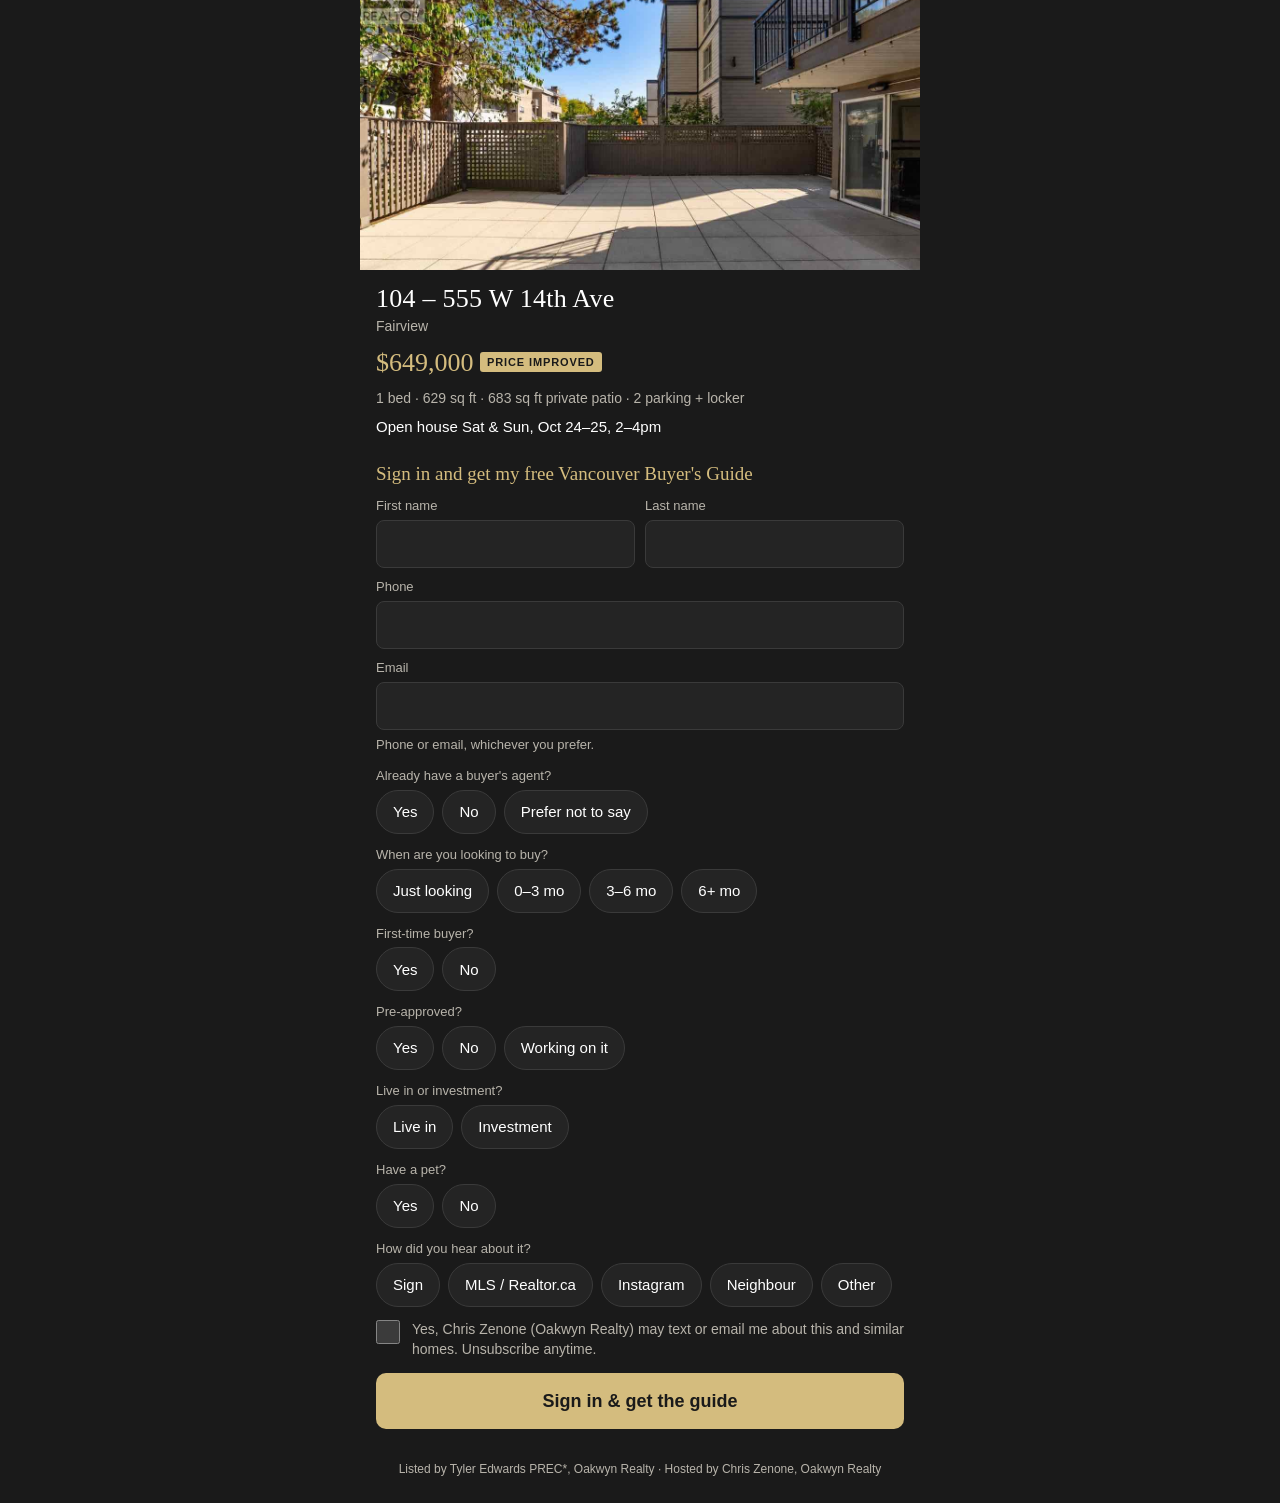
<file: index.html>
<!doctype html>
<html lang="en">
<head>
<meta charset="utf-8">
<meta name="robots" content="noindex">
<meta http-equiv="refresh" content="0; url=oh/104-555-w14/">
<title>Open House</title>
<style>body{background:#1a1a1a;color:#fff;font-family:-apple-system,Arial,sans-serif;padding:16px}a{color:#d4bc7e}</style>
</head>
<body><p><a href="oh/104-555-w14/">Open house sign-in</a></p></body>
</html>
</file>
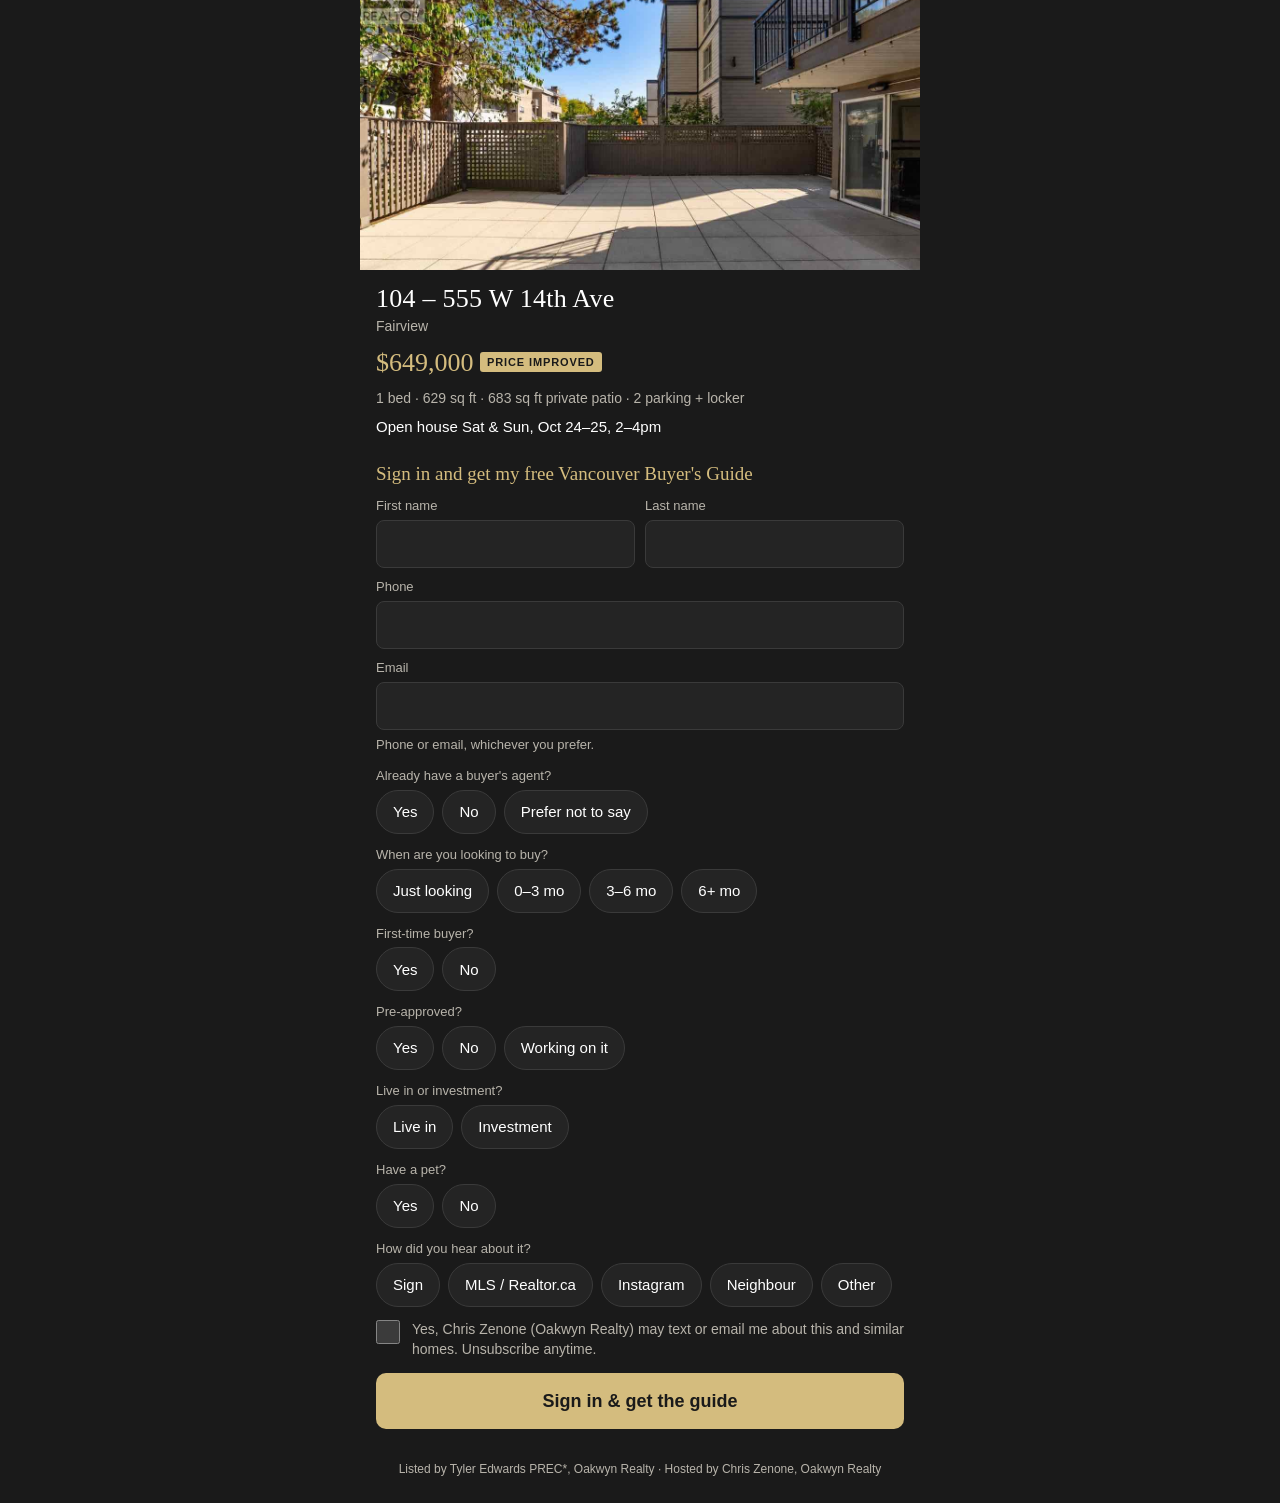
<file: oh/104-555-w14/index.html>
<!doctype html>
<html lang="en">
<head>
<meta charset="utf-8">
<meta name="viewport" content="width=device-width, initial-scale=1, viewport-fit=cover">
<meta name="theme-color" content="#1a1a1a">
<meta name="robots" content="noindex">
<title>Open House Sign-In</title>
<link rel="preload" as="image" href="patio.jpg">
<link rel="stylesheet" href="../../assets/style.css">
<script src="config.js"></script>
</head>
<body>

<main id="signin">
  <header class="hero">
    <div class="hero-img"><img id="hero-img" alt="" fetchpriority="high"><span id="staged" class="staged" hidden>Virtually staged</span></div>
    <div class="hero-text">
      <h1 id="address"></h1>
      <p class="area" id="area"></p>
      <p class="price"><span id="price"></span> <span id="price-tag" class="tag"></span></p>
      <p class="facts" id="facts"></p>
      <p class="when" id="when"></p>
    </div>
  </header>

  <form id="form" novalidate autocomplete="on">
    <p class="lead-in">Sign in and get my free Vancouver Buyer's Guide</p>

    <div class="row2">
      <label class="field"><span>First name</span><input id="first" name="given-name" autocomplete="given-name" required maxlength="40"></label>
      <label class="field"><span>Last name</span><input id="last" name="family-name" autocomplete="family-name" maxlength="40"></label>
    </div>
    <label class="field"><span>Phone</span><input id="phone" type="tel" name="tel" autocomplete="tel" inputmode="tel" maxlength="30"></label>
    <label class="field"><span>Email</span><input id="email" type="email" name="email" autocomplete="email" inputmode="email" maxlength="120"></label>
    <p class="hint">Phone or email, whichever you prefer.</p>

    <fieldset class="chips" data-name="agent"><legend>Already have a buyer's agent?</legend>
      <label><input type="radio" name="agent" value="yes"><span>Yes</span></label>
      <label><input type="radio" name="agent" value="no"><span>No</span></label>
      <label><input type="radio" name="agent" value="prefer not to say"><span>Prefer not to say</span></label>
    </fieldset>
    <label class="field" id="agent-name-wrap" hidden><span>Agent's name</span><input id="agent-name" maxlength="60"></label>

    <fieldset class="chips" data-name="timeline"><legend>When are you looking to buy?</legend>
      <label><input type="radio" name="timeline" value="looking"><span>Just looking</span></label>
      <label><input type="radio" name="timeline" value="0-3"><span>0–3 mo</span></label>
      <label><input type="radio" name="timeline" value="3-6"><span>3–6 mo</span></label>
      <label><input type="radio" name="timeline" value="6+"><span>6+ mo</span></label>
    </fieldset>

    <fieldset class="chips" data-name="firstTime"><legend>First-time buyer?</legend>
      <label><input type="radio" name="firstTime" value="yes"><span>Yes</span></label>
      <label><input type="radio" name="firstTime" value="no"><span>No</span></label>
    </fieldset>

    <fieldset class="chips" data-name="preApproved"><legend>Pre-approved?</legend>
      <label><input type="radio" name="preApproved" value="yes"><span>Yes</span></label>
      <label><input type="radio" name="preApproved" value="no"><span>No</span></label>
      <label><input type="radio" name="preApproved" value="working on it"><span>Working on it</span></label>
    </fieldset>

    <fieldset class="chips" data-name="use"><legend>Live in or investment?</legend>
      <label><input type="radio" name="use" value="live in"><span>Live in</span></label>
      <label><input type="radio" name="use" value="investment"><span>Investment</span></label>
    </fieldset>

    <fieldset class="chips" data-name="pet"><legend>Have a pet?</legend>
      <label><input type="radio" name="pet" value="yes"><span>Yes</span></label>
      <label><input type="radio" name="pet" value="no"><span>No</span></label>
    </fieldset>

    <fieldset class="chips" data-name="heard"><legend>How did you hear about it?</legend>
      <label><input type="radio" name="heard" value="sign"><span>Sign</span></label>
      <label><input type="radio" name="heard" value="MLS / Realtor.ca"><span>MLS / Realtor.ca</span></label>
      <label><input type="radio" name="heard" value="Instagram"><span>Instagram</span></label>
      <label><input type="radio" name="heard" value="neighbour"><span>Neighbour</span></label>
      <label><input type="radio" name="heard" value="other"><span>Other</span></label>
    </fieldset>

    <!-- Honeypot: people never see this; bots fill it in. -->
    <div class="hp" aria-hidden="true"><label>Company<input id="company" name="company" tabindex="-1" autocomplete="off"></label></div>

    <label class="consent"><input type="checkbox" id="consent"><span id="consent-text"></span></label>

    <p class="err" id="err" role="alert"></p>
    <button class="btn" id="send" type="submit">Sign in &amp; get the guide</button>
  </form>
</main>

<main id="thanks" hidden>
  <h1 class="thanks-title" id="thanks-title" tabindex="-1"></h1>
  <a class="btn" id="guide" target="_blank" rel="noopener">Download your Buyer's Guide</a>

  <section class="card">
    <h2>What it costs to own</h2>
    <p class="note">Estimates only — talk to a mortgage broker</p>
    <dl id="costs"></dl>
  </section>

  <section class="plan">
    <h2>The floor plan</h2>
    <a id="plan-link" target="_blank" rel="noopener"><img id="plan-img" alt="" loading="lazy" width="1600" height="1200"></a>
    <p class="cta-heading" id="cta-heading"></p>
    <a class="btn" id="cta"></a>
  </section>
  <a class="btn btn-ghost" id="sms">Text me for the strata docs</a>
  <button class="btn btn-ghost" id="vcard" type="button">Save my contact</button>
</main>

<footer class="footer" id="footer"></footer>

<script src="../../assets/app.js"></script>
</body>
</html>
</file>
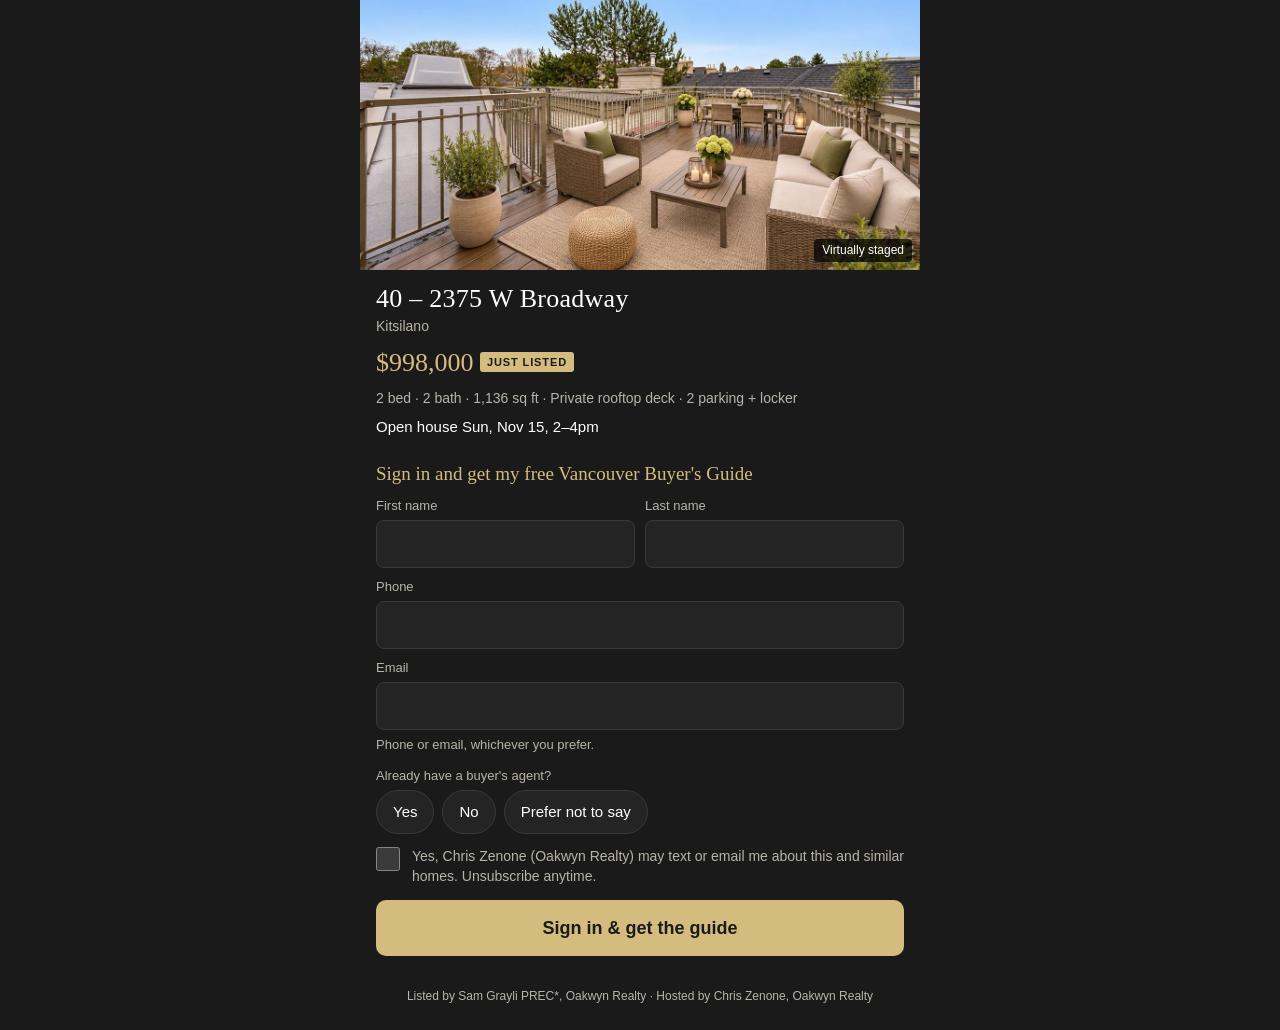
<file: oh/40-2375-w-broadway/index.html>
<!doctype html>
<html lang="en">
<head>
<meta charset="utf-8">
<meta name="viewport" content="width=device-width, initial-scale=1, viewport-fit=cover">
<meta name="theme-color" content="#1a1a1a">
<meta name="robots" content="noindex">
<title>Open House Sign-In</title>
<link rel="preload" as="image" href="photo.jpg">
<link rel="stylesheet" href="../../assets/style.css">
<script src="config.js"></script>
</head>
<body>

<main id="signin">
  <header class="hero">
    <div class="hero-img"><img id="hero-img" alt="" fetchpriority="high"><span id="staged" class="staged" hidden>Virtually staged</span></div>
    <div class="hero-text">
      <h1 id="address"></h1>
      <p class="area" id="area"></p>
      <p class="price"><span id="price"></span> <span id="price-tag" class="tag"></span></p>
      <p class="facts" id="facts"></p>
      <p class="when" id="when"></p>
    </div>
  </header>

  <form id="form" novalidate autocomplete="on">
    <p class="lead-in">Sign in and get my free Vancouver Buyer's Guide</p>

    <div class="row2">
      <label class="field"><span>First name</span><input id="first" name="given-name" autocomplete="given-name" required maxlength="40"></label>
      <label class="field"><span>Last name</span><input id="last" name="family-name" autocomplete="family-name" maxlength="40"></label>
    </div>
    <label class="field"><span>Phone</span><input id="phone" type="tel" name="tel" autocomplete="tel" inputmode="tel" maxlength="30"></label>
    <label class="field"><span>Email</span><input id="email" type="email" name="email" autocomplete="email" inputmode="email" maxlength="120"></label>
    <p class="hint">Phone or email, whichever you prefer.</p>

    <fieldset class="chips" data-name="agent"><legend>Already have a buyer's agent?</legend>
      <label><input type="radio" name="agent" value="yes"><span>Yes</span></label>
      <label><input type="radio" name="agent" value="no"><span>No</span></label>
      <label><input type="radio" name="agent" value="prefer not to say"><span>Prefer not to say</span></label>
    </fieldset>
    <label class="field" id="agent-name-wrap" hidden><span>Agent's name</span><input id="agent-name" maxlength="60"></label>

    <!-- Honeypot: people never see this; bots fill it in. -->
    <div class="hp" aria-hidden="true"><label>Company<input id="company" name="company" tabindex="-1" autocomplete="off"></label></div>

    <label class="consent"><input type="checkbox" id="consent"><span id="consent-text"></span></label>

    <p class="err" id="err" role="alert"></p>
    <button class="btn" id="send" type="submit">Sign in &amp; get the guide</button>
  </form>
</main>

<main id="thanks" hidden>
  <h1 class="thanks-title" id="thanks-title" tabindex="-1"></h1>
  <a class="btn" id="guide" target="_blank" rel="noopener">Download your Buyer's Guide</a>
  <a class="btn btn-ghost" id="feature" target="_blank" rel="noopener" hidden>Download the feature sheet</a>

  <section class="card">
    <h2>What it costs to own</h2>
    <p class="note">Estimates only — talk to a mortgage broker</p>
    <dl id="costs"></dl>
  </section>

  <section class="plan">
    <h2>The floor plan</h2>
    <a id="plan-link" target="_blank" rel="noopener"><img id="plan-img" alt="" loading="lazy" width="1600" height="1200"></a>
    <p class="cta-heading" id="cta-heading"></p>
    <a class="btn" id="cta"></a>
  </section>
  <a class="btn btn-ghost" id="sms">Text me for the strata docs</a>
  <button class="btn btn-ghost" id="vcard" type="button">Save my contact</button>
</main>

<footer class="footer" id="footer"></footer>

<script src="../../assets/app.js"></script>
</body>
</html>
</file>
<file: assets/style.css>
:root {
  --bg: #1a1a1a;
  --surface: #242424;
  --line: #3a3a3a;
  --text: #ffffff;
  --muted: #b8b4ab;
  --gold: #d4bc7e;
  --gold-ink: #1a1a1a;
  --err: #ff9b8a;
  --serif: "Iowan Old Style", "Palatino Linotype", Palatino, Georgia, "Times New Roman", serif;
  --sans: -apple-system, BlinkMacSystemFont, "Segoe UI", Roboto, "Helvetica Neue", Arial, sans-serif;
  color-scheme: dark;
}
* { box-sizing: border-box; }
[hidden] { display: none !important; }
html { -webkit-text-size-adjust: 100%; }
body { margin: 0; background: var(--bg); color: var(--text); font: 16px/1.45 var(--sans); }
main, .footer { max-width: 560px; margin: 0 auto; }
h1, h2 { font-family: var(--serif); font-weight: 500; letter-spacing: .01em; }

/* Hero */
.hero-img { position: relative; height: 30vh; min-height: 170px; max-height: 300px; overflow: hidden; background: #2a2a2a; }
.hero-img img { width: 100%; height: 100%; object-fit: cover; display: block; }
.staged { position: absolute; right: 8px; bottom: 8px; background: rgba(0,0,0,.72); color: #fff; font-size: 12px; padding: 3px 8px; border-radius: 4px; }
.hero-text { padding: 14px 16px 4px; }
.hero-text h1 { margin: 0; font-size: 26px; line-height: 1.15; }
.area { margin: 2px 0 0; color: var(--muted); font-size: 14px; }
.price { margin: 8px 0 0; font-family: var(--serif); font-size: 26px; color: var(--gold); }
.tag { font: 600 11px/1 var(--sans); text-transform: uppercase; letter-spacing: .08em; color: var(--gold-ink); background: var(--gold); padding: 4px 7px; border-radius: 3px; vertical-align: 5px; }
.tag:empty { display: none; }
.facts { margin: 6px 0 0; font-size: 14px; color: var(--muted); }
.when { margin: 8px 0 0; font-size: 15px; }

/* Form */
form { padding: 4px 16px 8px; }
.lead-in { font-family: var(--serif); font-size: 19px; color: var(--gold); margin: 14px 0 10px; }
.row2 { display: grid; grid-template-columns: 1fr 1fr; gap: 10px; }
.field { display: block; margin-bottom: 10px; }
.field span, legend { display: block; font-size: 13px; color: var(--muted); margin-bottom: 4px; }
input[type=text], input:not([type]), input[type=tel], input[type=email] {
  width: 100%; min-height: 48px; padding: 10px 12px; font: 17px var(--sans); color: var(--text);
  background: var(--surface); border: 1px solid var(--line); border-radius: 8px; -webkit-appearance: none; appearance: none;
}
input:focus { outline: 2px solid var(--gold); outline-offset: 1px; border-color: transparent; }
.hint { margin: -4px 0 12px; font-size: 13px; color: var(--muted); }

.chips { border: 0; padding: 0; margin: 0 0 12px; display: flex; flex-wrap: wrap; gap: 8px; }
.chips legend { padding: 0; width: 100%; }
.chips label { position: relative; }
.chips input { position: absolute; opacity: 0; inset: 0; margin: 0; }
.chips span { display: inline-flex; align-items: center; min-height: 44px; padding: 0 16px; border: 1px solid var(--line); border-radius: 22px; background: var(--surface); font-size: 15px; cursor: pointer; user-select: none; }
.chips input:checked + span { background: var(--gold); border-color: var(--gold); color: var(--gold-ink); font-weight: 600; }
.chips input:focus-visible + span { outline: 2px solid var(--gold); outline-offset: 2px; }

.hp { position: absolute; left: -9999px; width: 1px; height: 1px; overflow: hidden; }

.consent { display: flex; gap: 12px; align-items: flex-start; margin: 6px 0 14px; font-size: 14px; color: var(--muted); cursor: pointer; }
.consent input { flex: none; width: 24px; height: 24px; margin: 1px 0 0; accent-color: var(--gold); }

.err { color: var(--err); min-height: 0; margin: 0 0 8px; font-size: 15px; }
.err:empty { display: none; }

.btn { display: flex; align-items: center; justify-content: center; width: 100%; min-height: 56px; padding: 0 16px; border: 0; border-radius: 10px;
  background: var(--gold); color: var(--gold-ink); font: 600 18px var(--sans); text-decoration: none; cursor: pointer; }
.btn:disabled { opacity: .6; }
.btn-ghost { background: transparent; color: var(--gold); border: 1.5px solid var(--gold); margin-top: 12px; }

/* Thank you */
#thanks { padding: 28px 16px 8px; }
.thanks-title { margin: 0 0 18px; font-size: 32px; outline: none; }
.card { margin: 22px 0; padding: 16px; background: var(--surface); border: 1px solid var(--line); border-radius: 10px; }
.card h2 { margin: 0; font-size: 22px; }
.note { margin: 2px 0 12px; font-size: 13px; color: var(--gold); }
dl { margin: 0; }
dl div { display: flex; justify-content: space-between; gap: 12px; padding: 9px 0; border-top: 1px solid var(--line); }
dl div:first-child { border-top: 0; }
dt { color: var(--muted); font-size: 14px; }
dt small { display: block; font-size: 12px; }
dd { margin: 0; text-align: right; font-variant-numeric: tabular-nums; white-space: nowrap; }
dd small { display: block; font-size: 12px; color: var(--muted); white-space: normal; }
.plan h2 { margin: 0 0 10px; font-size: 22px; }
.plan img { display: block; width: 100%; height: auto; border-radius: 10px; background: #fff; }
.cta-heading { font-family: var(--serif); font-size: 19px; color: var(--gold); margin: 16px 0 10px; }

.footer { padding: 24px 16px calc(24px + env(safe-area-inset-bottom)); font-size: 12px; color: var(--muted); text-align: center; }
</file>
